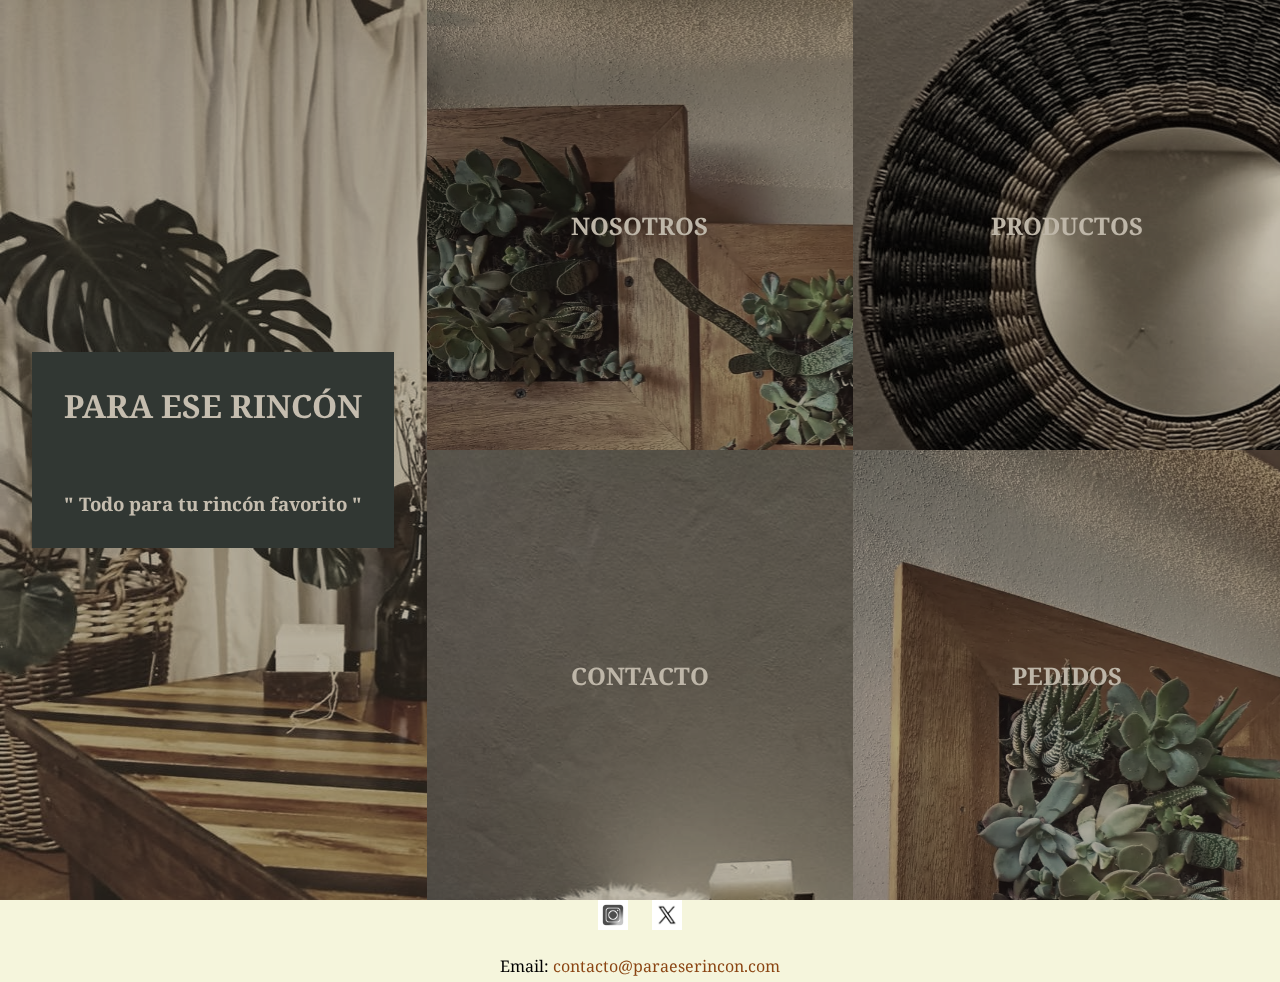
<file: index.html>
<!DOCTYPE html>
<html lang="en">
<head>
    <meta charset="UTF-8">
    <meta name="viewport" content="width=device-width, initial-scale=1.0">
    <title>paraeserincon</title>
    <link rel="stylesheet" href="../css/main.css">
</head>
<body class="body">

    <main>
        <div class="contenedorinicio">
       
            <div class="hijo1 p1"><h1 class="titulo1">PARA ESE RINCÓN</h1>
                <h3 class="titulo1">" Todo para tu rincón favorito "</h3></div>
            <div class="hijo1 foto1"><a class="linksinicio" href="./páginas/nosotros.html"><h2>NOSOTROS</h2></a></div>
            <div class="hijo1 foto2"><a class="linksinicio" href="./páginas/productos.html"><h2>PRODUCTOS</h2></a></div>
            <div class="hijo1 foto3"><a class="linksinicio" href="./páginas/contacto.html"><h2>CONTACTO</h2></a></div>
            <div class="hijo1 foto4"><a class="linksinicio" href="./páginas/formularios.html"><h2>PEDIDOS</h2></a></div>
            
         </div>   
     

    </main>
    
    <footer>
        <div class="footer-container">
            <div class="social-media">
                </a>
                <a href="https://www.instagram.com/tuempresa" target="_blank">
                    <img src="./img/logoinstagram.png" alt="Instagram">
                </a>
                <a href="https://www.twitter.com/tuempresa" target="_blank">
                    <img src="./img/logotw.jpg" alt="Twitter">
                </a>
            </div>
            <div class="contact-info">
                <p>Email: <a href="mailto:contacto@paraeserincon.com">contacto@paraeserincon.com</a></p>
            </div>
        </div>
    </footer>
</body>

</html>
</file>
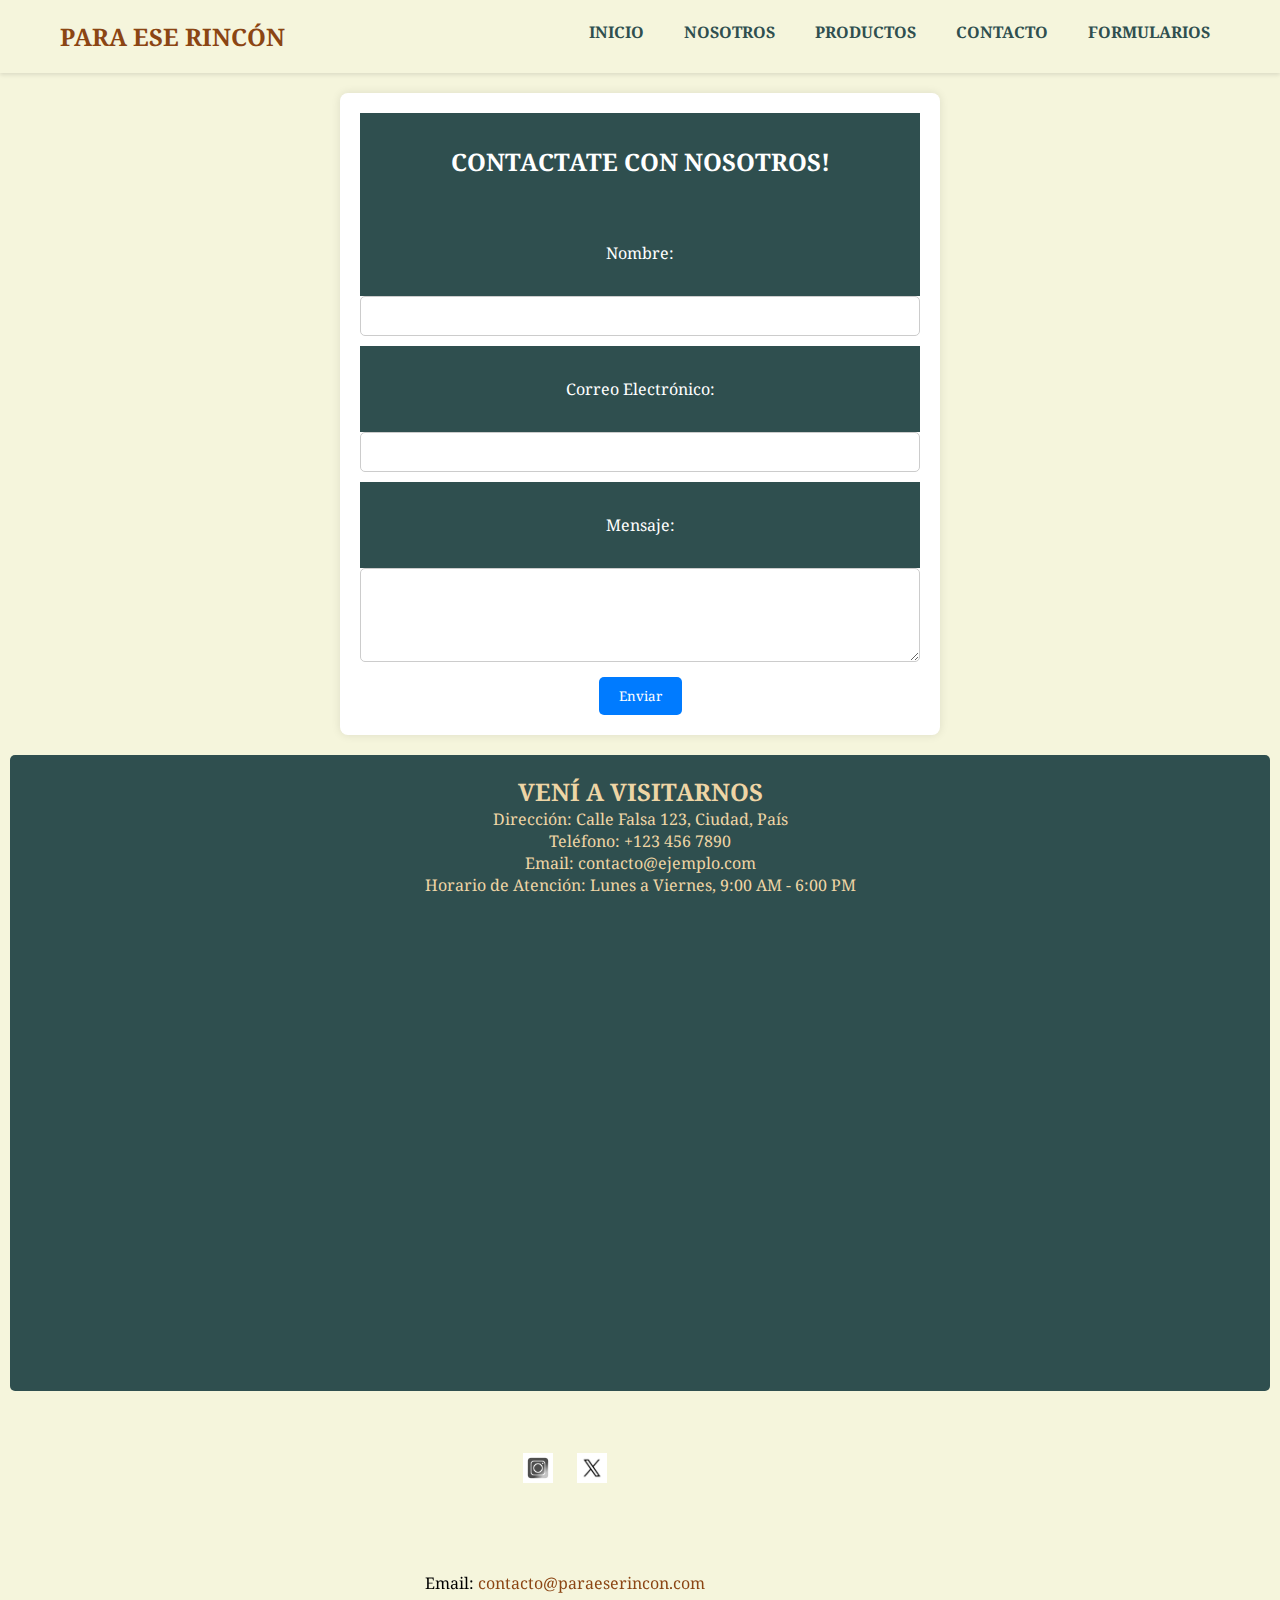
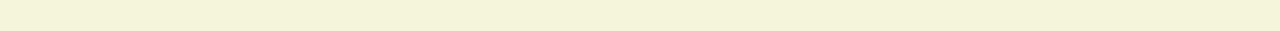
<file: paginas/contacto.html>
<!DOCTYPE html>
<html lang="en">
<head>
    <meta charset="UTF-8">
    <meta name="viewport" content="width=device-width, initial-scale=1.0">
    <link rel="stylesheet" href="../css/style.css">
    <title>paraeserincon - Contacto</title>
</head>
<body class="body">
    <header>    
        <div class="header-container">
            <h1 class="titulos">PARA ESE RINCÓN</h1>
            <nav class="nav">
                <ul class="menu">
                    <li class="menu-item"><a class="links" href="../index.html">INICIO</a></li>
                    <li class="menu-item"><a class="links" href="nosotros.html">NOSOTROS</a></li>
                    <li class="menu-item"><a class="links" href="productos.html">PRODUCTOS</a></li>
                    <li class="menu-item"><a class="links" href="contacto.html">CONTACTO</a></li>
                    <li class="menu-item"><a class="links" href="formularios.html">FORMULARIOS</a></li>
                </ul>
            </nav>
        </div>
    </header>
    <main class="flex-conteiner">
        <div class="containercontacto flex-item">
            <h2 class="titulo1">CONTACTATE CON NOSOTROS!</h2>
            <form>
                <label class="titulo1" for="name">Nombre:</label>
                <input type="text" id="name" name="name" required>
    
                <label class="titulo1" for="email">Correo Electrónico:</label>
                <input type="email" id="email" name="email" required>
    
                <label class="titulo1" for="message">Mensaje:</label>
                <textarea id="message" name="message" rows="4" required></textarea>
    
                <input type="submit" value="Enviar">
            </form>
        </div>
        <div class="contact-info flex-item">
            <h2>VENÍ A VISITARNOS</h2>
            <p>Dirección: Calle Falsa 123, Ciudad, País</p>
            <p>Teléfono: +123 456 7890</p>
            <p>Email: contacto@ejemplo.com</p>
            <p>Horario de Atención: Lunes a Viernes, 9:00 AM - 6:00 PM</p>
            <div class="map">
              <iframe src="https://www.google.com/maps/embed?pb=!1m18!1m12!1m3!1d3162.947272653694!2d-122.08424968483152!3d37.42206597982502!2m3!1f0!2f0!3f0!3m2!1i1024!2i768!4f13.1!3m3!1m2!1s0x808fb5ba69e2b1fd%3A0x76f4c8ae06e1df74!2sGoogleplex!5e0!3m2!1sen!2sus!4v1592242258455!5m2!1sen!2sus" width="600" height="450" style="border:0;" allowfullscreen="" aria-hidden="false" tabindex="0"></iframe>
            </div>
          </div>
    </main>
    

        <footer>
        <div class="footer-container">
            <div class="social-media">
                </a>
                <a href="https://www.instagram.com/tuempresa" target="_blank">
                    <img src="../img/logoinstagram.png" alt="Instagram">
                </a>
                <a href="https://www.twitter.com/tuempresa" target="_blank">
                    <img src="../img/logotw.jpg" alt="Twitter">
                </a>
            </div>
            <div class="contact-info">
                <p>Email: <a href="mailto:contacto@paraeserincon.com">contacto@paraeserincon.com</a></p>
            </div>
        </div>
    </footer>

</body>
</html>
</file>
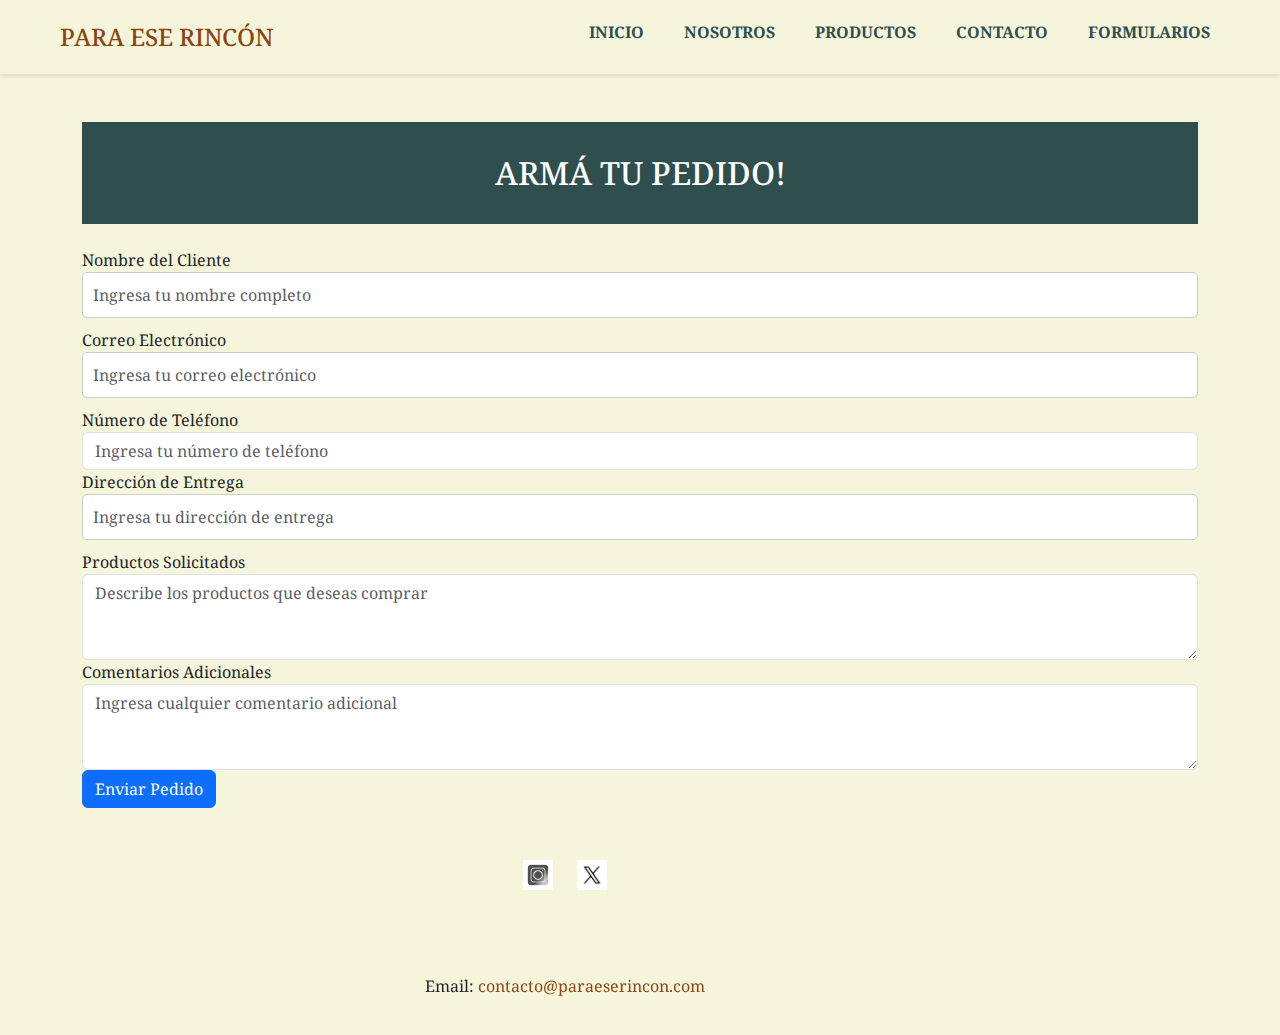
<file: paginas/formularios.html>
<html lang="en">
<head>
    <meta charset="UTF-8">
    <meta name="viewport" content="width=device-width, initial-scale=1.0">
    <title>paraeserincon - formularios</title>
    <link rel="stylesheet" href="../css/style.css">
    <link href="https://cdn.jsdelivr.net/npm/bootstrap@5.3.3/dist/css/bootstrap.min.css" rel="stylesheet" integrity="sha384-QWTKZyjpPEjISv5WaRU9OFeRpok6YctnYmDr5pNlyT2bRjXh0JMhjY6hW+ALEwIH" crossorigin="anonymous">
</head>
<body class="body">
    <header>
        <div class="header-container">
            <h1 class="titulos">PARA ESE RINCÓN</h1>
            <nav class="nav">
                <ul class="menu">
                    <li class="menu-item"><a class="links" href="../index.html">INICIO</a></li>
                    <li class="menu-item"><a class="links" href="nosotros.html">NOSOTROS</a></li>
                    <li class="menu-item"><a class="links" href="productos.html">PRODUCTOS</a></li>
                    <li class="menu-item"><a class="links" href="contacto.html">CONTACTO</a></li>
                    <li class="menu-item"><a class="links" href="formularios.html">FORMULARIOS</a></li>
                </ul>
            </nav>
        </div>
    </header>
    <div class="container mt-5">
        <h2 class="mb-4 titulo1">ARMÁ TU PEDIDO!</h2>
        <form>
            <div class="form-group">
                <label for="nombreCliente">Nombre del Cliente</label>
                <input type="text" class="form-control" id="nombreCliente" placeholder="Ingresa tu nombre completo" required>
            </div>
            <div class="form-group">
                <label for="emailCliente">Correo Electrónico</label>
                <input type="email" class="form-control" id="emailCliente" placeholder="Ingresa tu correo electrónico" required>
            </div>
            <div class="form-group">
                <label for="telefonoCliente">Número de Teléfono</label>
                <input type="tel" class="form-control" id="telefonoCliente" placeholder="Ingresa tu número de teléfono" required>
            </div>
            <div class="form-group">
                <label for="direccionEntrega">Dirección de Entrega</label>
                <input type="text" class="form-control" id="direccionEntrega" placeholder="Ingresa tu dirección de entrega" required>
            </div>
            <div class="form-group">
                <label for="productosSolicitados">Productos Solicitados</label>
                <textarea class="form-control" id="productosSolicitados" rows="3" placeholder="Describe los productos que deseas comprar" required></textarea>
            </div>
            <div class="form-group">
                <label for="comentariosAdicionales">Comentarios Adicionales</label>
                <textarea class="form-control" id="comentariosAdicionales" rows="3" placeholder="Ingresa cualquier comentario adicional"></textarea>
            </div>
            <button type="submit" class="btn btn-primary">Enviar Pedido</button>
        </form>
    </div>
    <script src="https://code.jquery.com/jquery-3.5.1.slim.min.js"></script>
    <script src="https://cdn.jsdelivr.net/npm/@popperjs/core@2.5.4/dist/umd/popper.min.js"></script>
    <script src="https://stackpath.bootstrapcdn.com/bootstrap/4.5.2/js/bootstrap.min.js"></script>
    <footer>
        <div class="footer-container">
            <div class="social-media">
                <a href="https://www.instagram.com/tuempresa" target="_blank">
                    <img src="../img/logoinstagram.png" alt="Instagram">
                </a>
                <a href="https://www.twitter.com/tuempresa" target="_blank">
                    <img src="../img/logotw.jpg" alt="Twitter">
                </a>
            </div>
            <div class="contact-info">
                <p>Email: <a href="mailto:contacto@paraeserincon.com">contacto@paraeserincon.com</a></p>
            </div>
        </div>
    </footer>
</body>
</html>
</file>
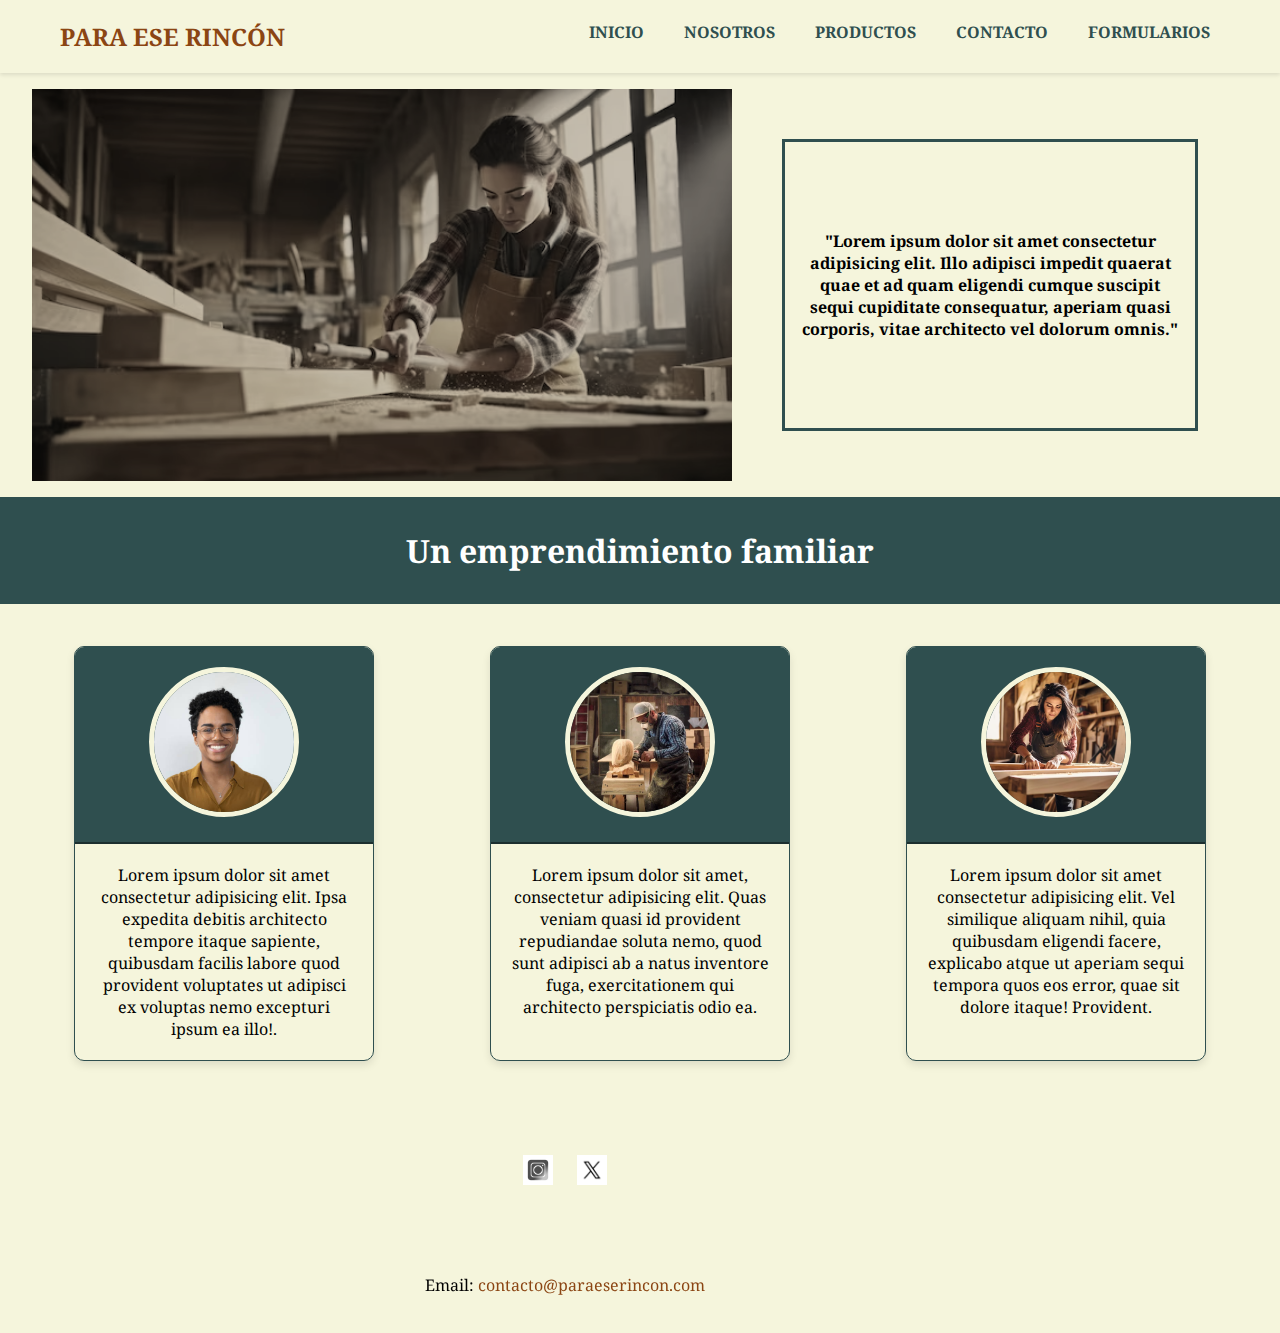
<file: paginas/nosotros.html>
<!DOCTYPE html>
<html lang="en">
<head>
    <meta charset="UTF-8">
    <meta name="viewport" content="width=device-width, initial-scale=1.0">
    <title>paraeserincon - nosotros</title>
    <link rel="stylesheet" href="../css/style.css">

</head>
<body class="body">
    <header>    
        <div class="header-container">
            <h1 class="titulos">PARA ESE RINCÓN</h1>
            <nav class="nav">
                <ul class="menu">
                    <li class="menu-item"><a class="links" href="../index.html">INICIO</a></li>
                    <li class="menu-item"><a class="links" href="nosotros.html">NOSOTROS</a></li>
                    <li class="menu-item"><a class="links" href="productos.html">PRODUCTOS</a></li>
                    <li class="menu-item"><a class="links" href="contacto.html">CONTACTO</a></li>
                    <li class="menu-item"><a class="links" href="formularios.html">FORMULARIOS</a></li>
                </ul>
            </nav>
        </div>
    </header>    
    <div class= "contenedornos">

        <div class="hijo2 fotocarpintera"><img src="../img/carpintera.avif" alt="Foto Carpintera 1"></div>
        <div class="hijo2 p2"> <h4>"Lorem ipsum dolor sit amet consectetur adipisicing elit. Illo adipisci impedit quaerat quae et ad quam eligendi cumque suscipit sequi cupiditate consequatur, aperiam quasi corporis, vitae architecto vel dolorum omnis."</h4></div>
    </div>
    <div><h1 class="titulo1">Un emprendimiento familiar</h1></div>
    
    <div class="card-container">
        <div class="card">
          <div class="card-image">
            <img src="../img/foto emprendedora.jpg" alt="Imagen">
          </div>
          <div class="card-text">
            <p>Lorem ipsum dolor sit amet consectetur adipisicing elit. Ipsa expedita debitis architecto tempore itaque sapiente, quibusdam facilis labore quod provident voluptates ut adipisci ex voluptas nemo excepturi ipsum ea illo!.</p>
          </div>
        </div>
        <div class="card">
            <div class="card-image">
              <img src="../img/fotocarpintero.jpg" alt="Imagen">
            </div>
            <div class="card-text">
              <p>Lorem ipsum dolor sit amet, consectetur adipisicing elit. Quas veniam quasi id provident repudiandae soluta nemo, quod sunt adipisci ab a natus inventore fuga, exercitationem qui architecto perspiciatis odio ea.</p>
            </div>
          </div>
          <div class="card">
            <div class="card-image">
              <img src="../img/carpimorocha.avif" alt="Imagen">
            </div>
            <div class="card-text">
              <p>Lorem ipsum dolor sit amet consectetur adipisicing elit. Vel similique aliquam nihil, quia quibusdam eligendi facere, explicabo atque ut aperiam sequi tempora quos eos error, quae sit dolore itaque! Provident.</p>
            </div>
          </div>
      </div>
        <footer>
            <div class="footer-container">
                <div class="social-media">
                    </a>
                    <a href="https://www.instagram.com/tuempresa" target="_blank">
                        <img src="../img/logoinstagram.png" alt="Instagram">
                    </a>
                    <a href="https://www.twitter.com/tuempresa" target="_blank">
                        <img src="../img/logotw.jpg" alt="Twitter">
                    </a>
                </div>
                <div class="contact-info">
                    <p>Email: <a href="mailto:contacto@paraeserincon.com">contacto@paraeserincon.com</a></p>
                </div>
            </div>
        </footer>    

</body>
</html>
</file>
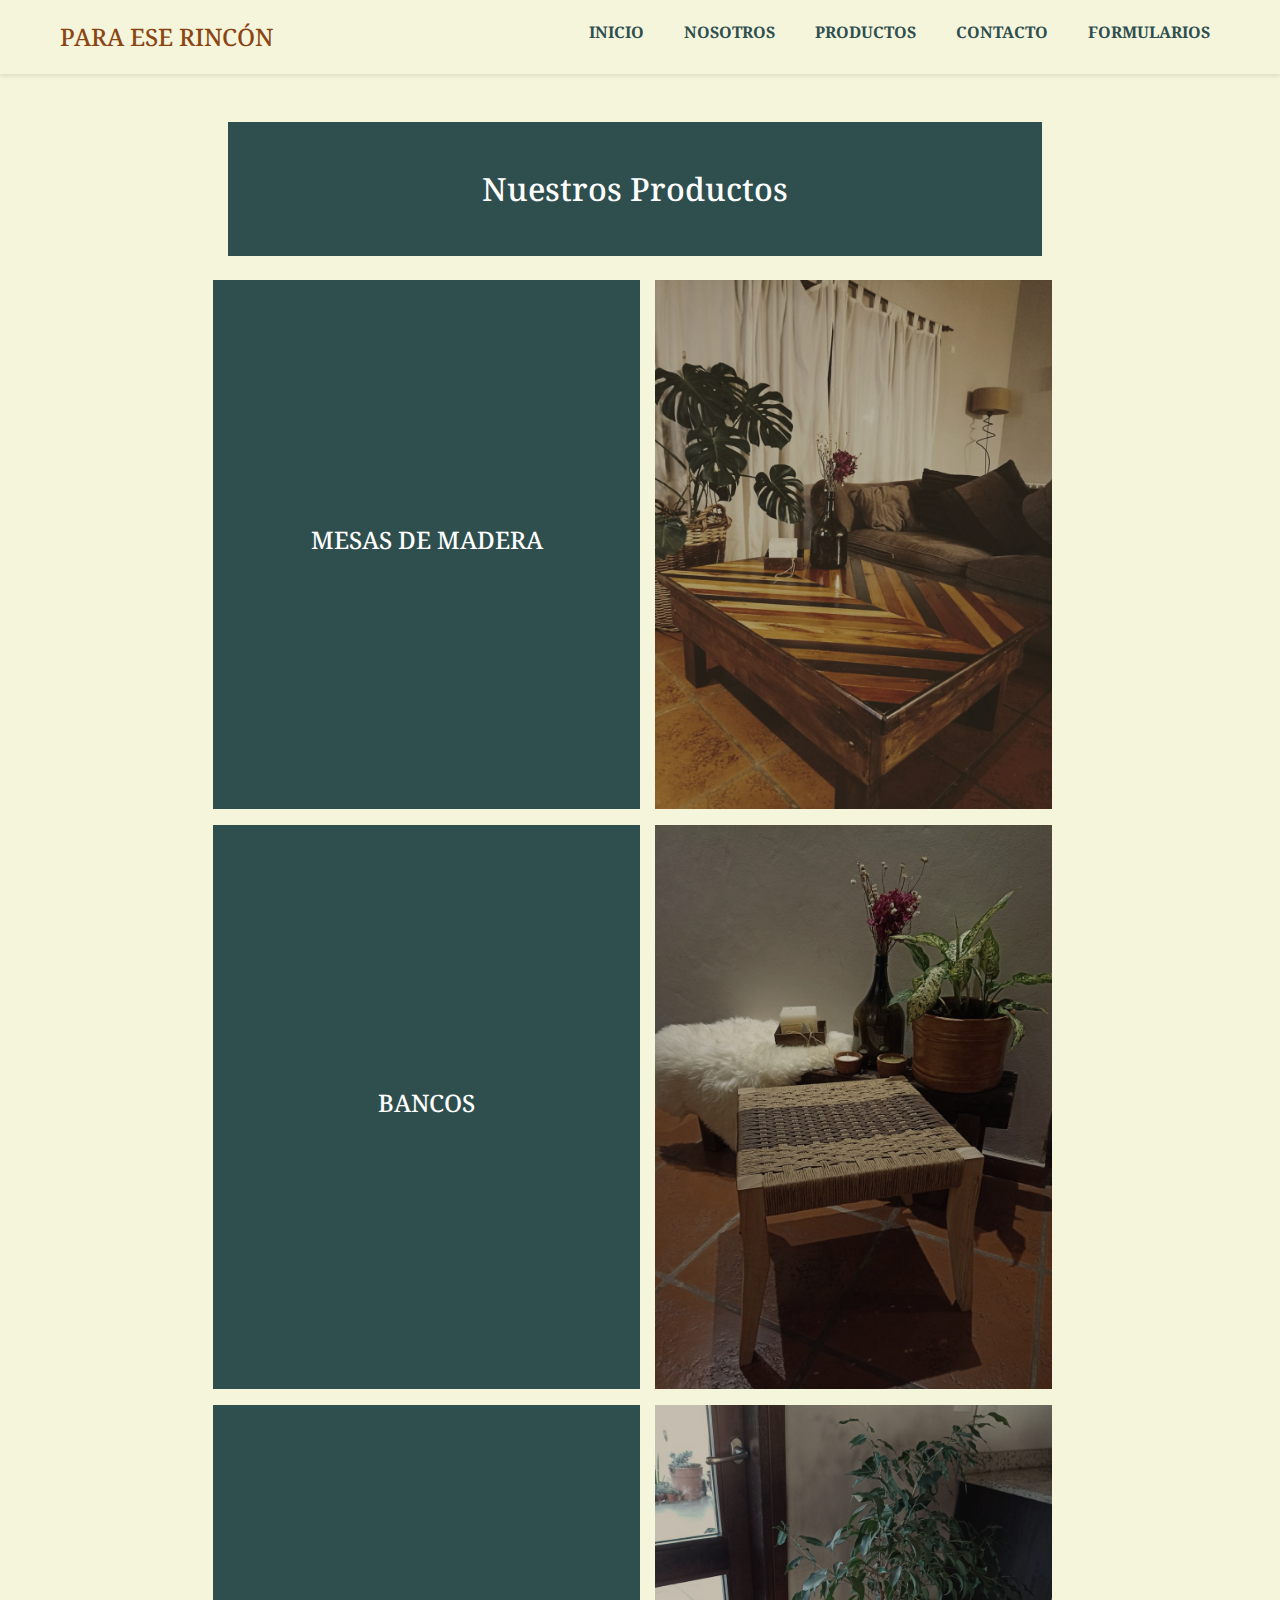
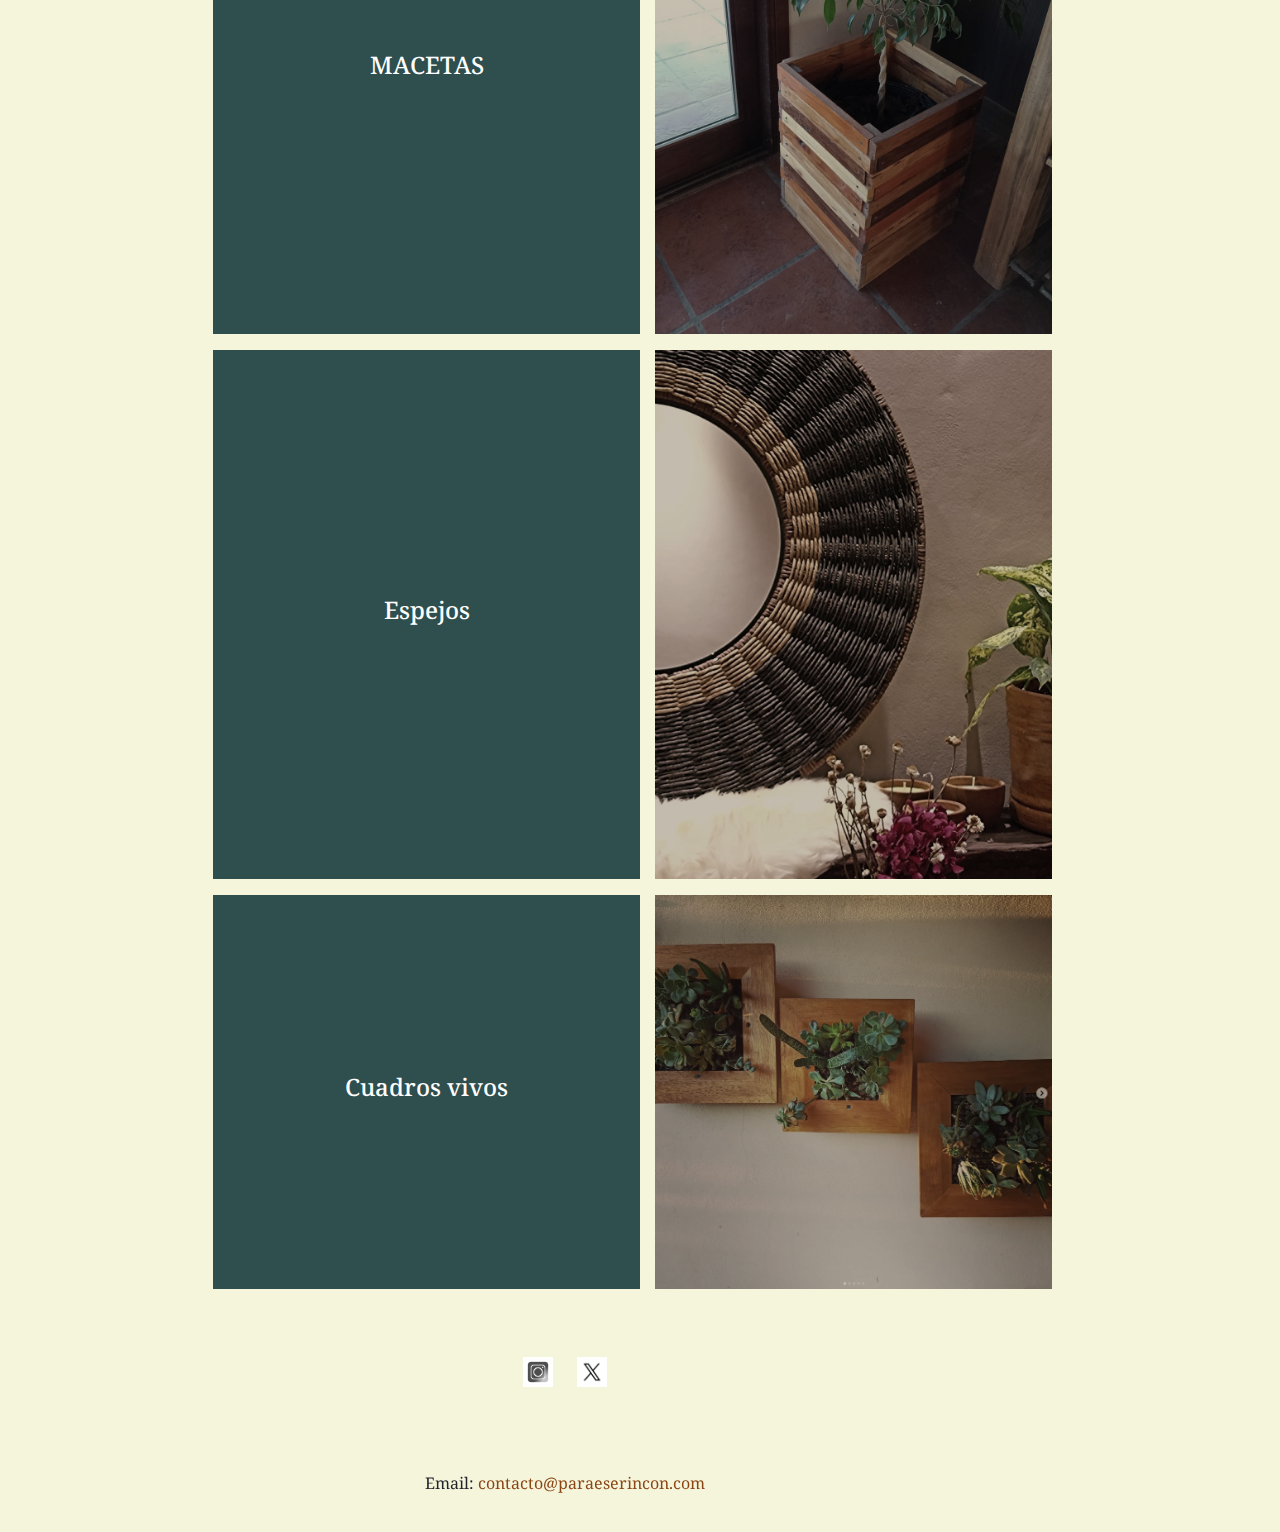
<file: paginas/productos.html>
<!DOCTYPE html>
<html lang="en">
<head>
    <meta charset="UTF-8">
    <meta name="viewport" content="width=device-width, initial-scale=1.0">
    <title>paraeserincon - productos</title>
    <link rel="stylesheet" href="../css/style.css">
    <link href="https://stackpath.bootstrapcdn.com/bootstrap/4.5.2/css/bootstrap.min.css" rel="stylesheet">


</head>
<body class="body">
    <header>    
        <div class="header-container">
            <h1 class="titulos">PARA ESE RINCÓN</h1>
            <nav class="nav">
                <ul class="menu">
                    <li class="menu-item"><a class="links" href="../index.html">INICIO</a></li>
                    <li class="menu-item"><a class="links" href="nosotros.html">NOSOTROS</a></li>
                    <li class="menu-item"><a class="links" href="productos.html">PRODUCTOS</a></li>
                    <li class="menu-item"><a class="links" href="contacto.html">CONTACTO</a></li>
                    <li class="menu-item"><a class="links" href="formularios.html">FORMULARIOS</a></li>
                </ul>
            </nav>
        </div>
       
    </header>
    <main>
        <div class="container mt-5 col-md-8">
            <h2 class="mb-4 titulop">Nuestros Productos</h2>
            <div class="row mb-3">
                <div class="col-md-6 titulo1">
                  <h4>MESAS DE MADERA</h4>
                </div>
                <div class="col-md-6  fotosp">
                  <img src="../img/fotomesa.jpg" class="img-fluid" alt="Mesa de Madera">
                </div>
              </div>
              <div class="row mb-3">
                <div class="col-md-6 titulo1">
                  <h4>BANCOS</h4>
                </div>
                <div class="col-md-6 fotosp">
                  <img src="../img/banquito.jpg" class="img-fluid" alt="banco">
                </div>
              </div>
              <div class="row mb-3">
                <div class="col-md-6 titulo1">
                  <h4>MACETAS</h4>
                </div>
                <div class="col-md-6 fotosp">
                  <img src="../img/MACETA.jpg" class="img-fluid" alt="MACETA">
                </div>
              </div>
              <div class="row mb-3">
                <div class="col-md-6 titulo1">
                  <h4>Espejos</h4>
                </div>
                <div class="col-md-6 fotosp">
                  <img src="../img/fotoespejo.jpg" class="img-fluid" alt="espejo">
                </div>
              </div>
              <div class="row mb-3">
                <div class="col-md-6 titulo1">
                  <h4>Cuadros vivos</h4>
                </div>
                <div class="col-md-6 fotosp">
                  <img src="../img/foto1.png" class="img-fluid" alt="cuadros">
                </div>
              </div>
            </div>
          </div>
          <script src="https://code.jquery.com/jquery-3.5.1.slim.min.js"></script>
          <script src="https://cdn.jsdelivr.net/npm/@popperjs/core@2.5.4/dist/umd/popper.min.js"></script>
          <script src="https://stackpath.bootstrapcdn.com/bootstrap/4.5.2/js/bootstrap.min.js"></script>
        
    </main>
    <footer>
        <div class="footer-container">
            <div class="social-media">
                </a>
                <a href="https://www.instagram.com/paraeserincon.deco" target="_blank">
                    <img src="../img/logoinstagram.png" alt="Instagram">
                </a>
                <a href="https://www.twitter.com/tuempresa" target="_blank">
                    <img src="../img/logotw.jpg" alt="Twitter">
                </a>
            </div>
            <div class="contact-info">
                <p>Email: <a href="mailto:contacto@paraeserincon.com">contacto@paraeserincon.com</a></p>
            </div>
        </div>
    </footer>        
</body>
</html>
</file>
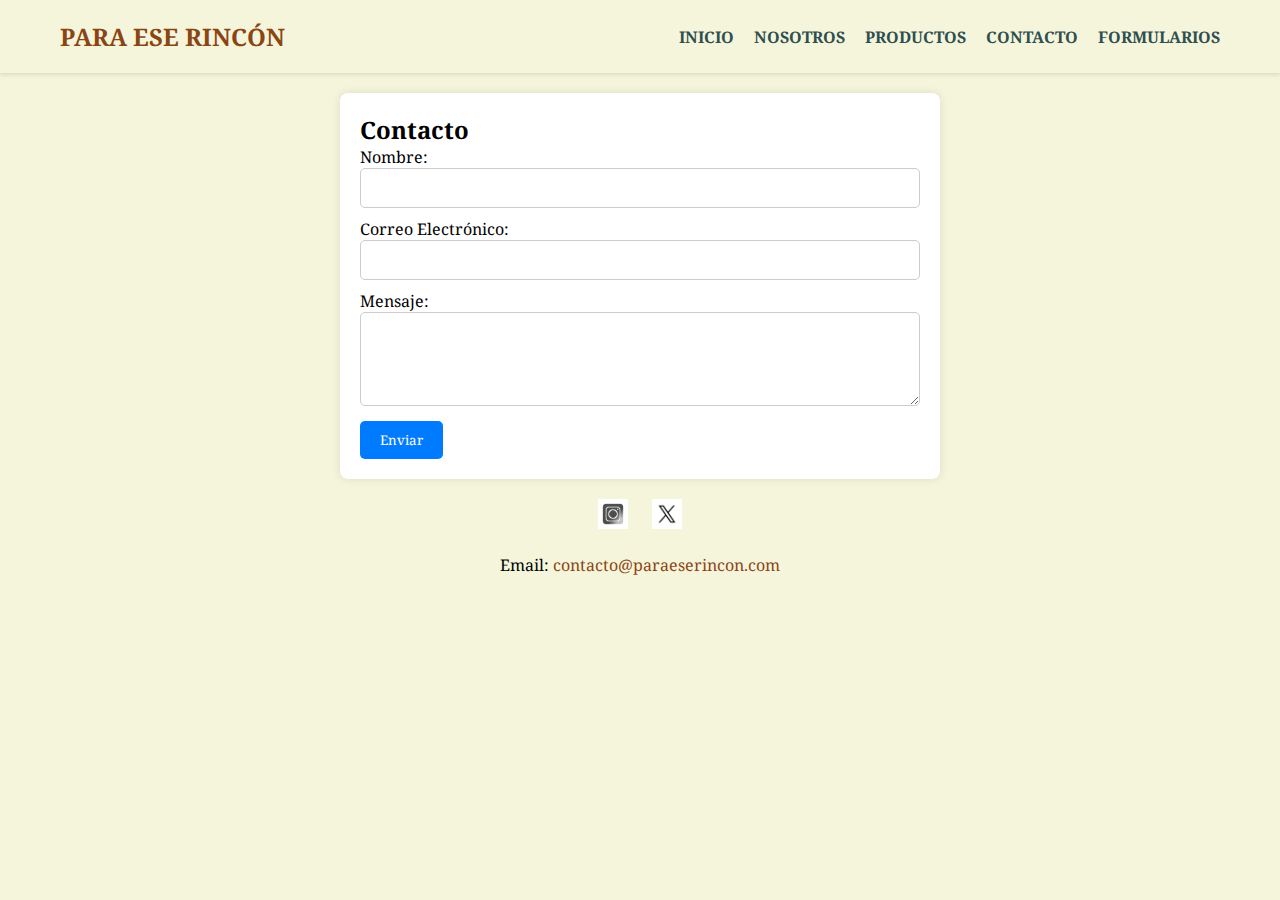
<file: páginas/contacto.html>
<!DOCTYPE html>
<html lang="en">
<head>
    <meta charset="UTF-8">
    <meta name="viewport" content="width=device-width, initial-scale=1.0">
    <link rel="stylesheet" href="../css/main.css">
    <title>Document</title>
</head>
<body class="body">
    <header>    
        <div class="header-container">
            <h1 class="titulos">PARA ESE RINCÓN</h1>
            <nav class="nav">
                <ul class="menu">
                    <li class="menu-item"><a class="links" href="../index.html">INICIO</a></li>
                    <li class="menu-item"><a class="links" href="nosotros.html">NOSOTROS</a></li>
                    <li class="menu-item"><a class="links" href="productos.html">PRODUCTOS</a></li>
                    <li class="menu-item"><a class="links" href="contacto.html">CONTACTO</a></li>
                    <li class="menu-item"><a class="links" href="formularios.html">FORMULARIOS</a></li>
                </ul>
            </nav>
        </div>
    </header>
    <div class="containercontacto">
        <h2>Contacto</h2>
        <form>
            <label for="name">Nombre:</label>
            <input type="text" id="name" name="name" required>

            <label for="email">Correo Electrónico:</label>
            <input type="email" id="email" name="email" required>

            <label for="message">Mensaje:</label>
            <textarea id="message" name="message" rows="4" required></textarea>

            <input type="submit" value="Enviar">
        </form>
    </div>

        <footer>
        <div class="footer-container">
            <div class="social-media">
                </a>
                <a href="https://www.instagram.com/tuempresa" target="_blank">
                    <img src="../img/logoinstagram.png" alt="Instagram">
                </a>
                <a href="https://www.twitter.com/tuempresa" target="_blank">
                    <img src="../img/logotw.jpg" alt="Twitter">
                </a>
            </div>
            <div class="contact-info">
                <p>Email: <a href="mailto:contacto@paraeserincon.com">contacto@paraeserincon.com</a></p>
            </div>
        </div>
    </footer>

</body>
</html>
</file>
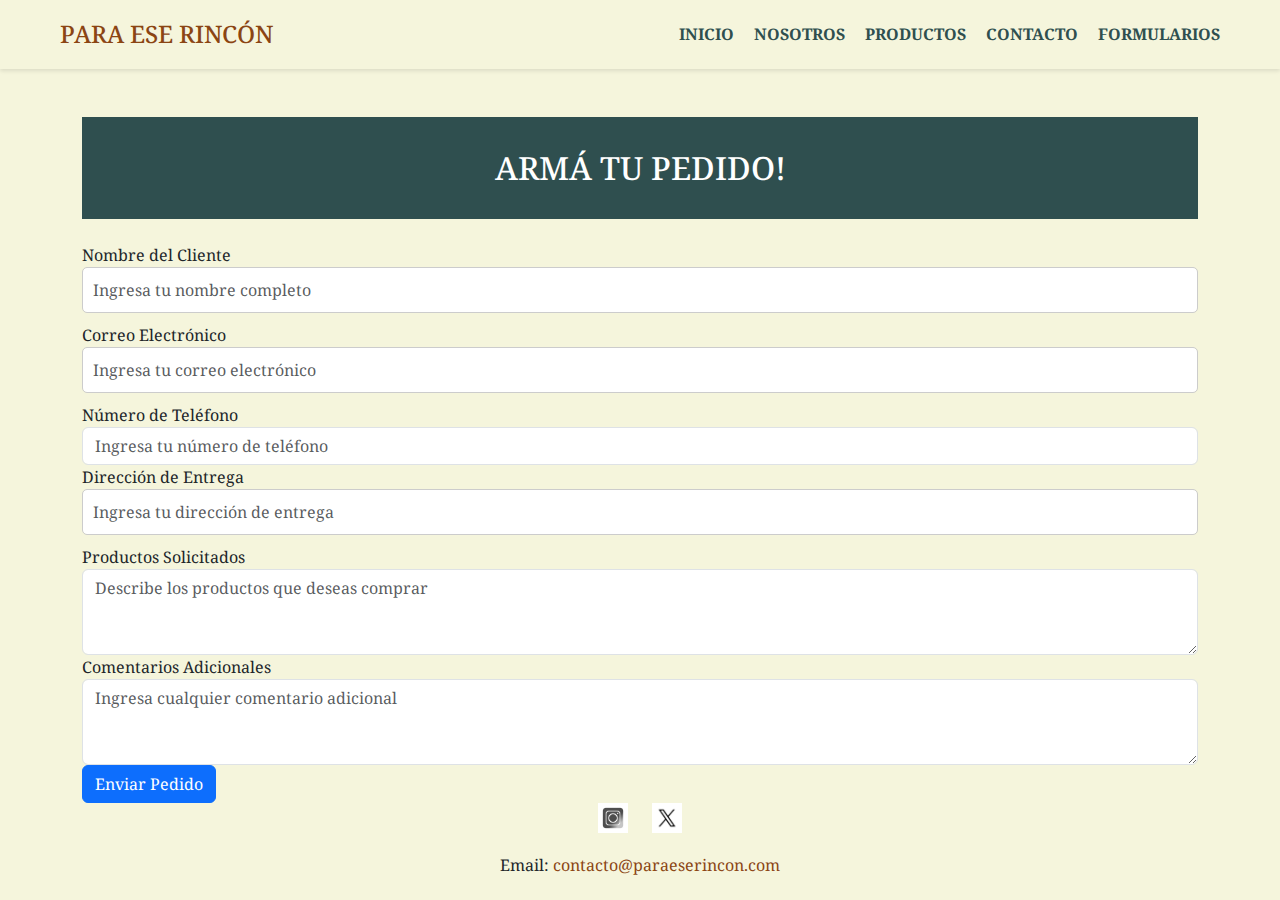
<file: páginas/formularios.html>
<!DOCTYPE html>
<html lang="en">
<head>
    <meta charset="UTF-8">
    <meta name="viewport" content="width=device-width, initial-scale=1.0">
    <title>Document</title>
    <link rel="stylesheet" href="../css/main.css">
    <link href="https://cdn.jsdelivr.net/npm/bootstrap@5.3.3/dist/css/bootstrap.min.css" rel="stylesheet" integrity="sha384-QWTKZyjpPEjISv5WaRU9OFeRpok6YctnYmDr5pNlyT2bRjXh0JMhjY6hW+ALEwIH" crossorigin="anonymous">
</head>
<body class="body">
    <header>    
        <div class="header-container">
            <h1 class="titulos">PARA ESE RINCÓN</h1>
            <nav class="nav">
                <ul class="menu">
                    <li class="menu-item"><a class="links" href="../index.html">INICIO</a></li>
                    <li class="menu-item"><a class="links" href="nosotros.html">NOSOTROS</a></li>
                    <li class="menu-item"><a class="links" href="productos.html">PRODUCTOS</a></li>
                    <li class="menu-item"><a class="links" href="contacto.html">CONTACTO</a></li>
                    <li class="menu-item"><a class="links" href="formularios.html">FORMULARIOS</a></li>
                </ul>
            </nav>
        </div>
    </header>     
    <div class="container mt-5">
        <h2 class="mb-4 titulo1">ARMÁ TU PEDIDO!</h2>
        <form>
          <div class="form-group">
            <label for="nombreCliente">Nombre del Cliente</label>
            <input type="text" class="form-control" id="nombreCliente" placeholder="Ingresa tu nombre completo" required>
          </div>
          <div class="form-group">
            <label for="emailCliente">Correo Electrónico</label>
            <input type="email" class="form-control" id="emailCliente" placeholder="Ingresa tu correo electrónico" required>
          </div>
          <div class="form-group">
            <label for="telefonoCliente">Número de Teléfono</label>
            <input type="tel" class="form-control" id="telefonoCliente" placeholder="Ingresa tu número de teléfono" required>
          </div>
          <div class="form-group">
            <label for="direccionEntrega">Dirección de Entrega</label>
            <input type="text" class="form-control" id="direccionEntrega" placeholder="Ingresa tu dirección de entrega" required>
          </div>
          <div class="form-group">
            <label for="productosSolicitados">Productos Solicitados</label>
            <textarea class="form-control" id="productosSolicitados" rows="3" placeholder="Describe los productos que deseas comprar" required></textarea>
          </div>
          <div class="form-group">
            <label for="comentariosAdicionales">Comentarios Adicionales</label>
            <textarea class="form-control" id="comentariosAdicionales" rows="3" placeholder="Ingresa cualquier comentario adicional"></textarea>
          </div>
          <button type="submit" class="btn btn-primary">Enviar Pedido</button>
        </form>
      </div>
      <script src="https://code.jquery.com/jquery-3.5.1.slim.min.js"></script>
      <script src="https://cdn.jsdelivr.net/npm/@popperjs/core@2.5.4/dist/umd/popper.min.js"></script>
      <script src="https://stackpath.bootstrapcdn.com/bootstrap/4.5.2/js/bootstrap.min.js"></script>
   
    <footer>
        <div class="footer-container">
            <div class="social-media">
                </a>
                <a href="https://www.instagram.com/tuempresa" target="_blank">
                    <img src="../img/logoinstagram.png" alt="Instagram">
                </a>
                <a href="https://www.twitter.com/tuempresa" target="_blank">
                    <img src="../img/logotw.jpg" alt="Twitter">
                </a>
            </div>
            <div class="contact-info">
                <p>Email: <a href="mailto:contacto@paraeserincon.com">contacto@paraeserincon.com</a></p>
            </div>
        </div>
    </footer>
</body>
</html>
</file>
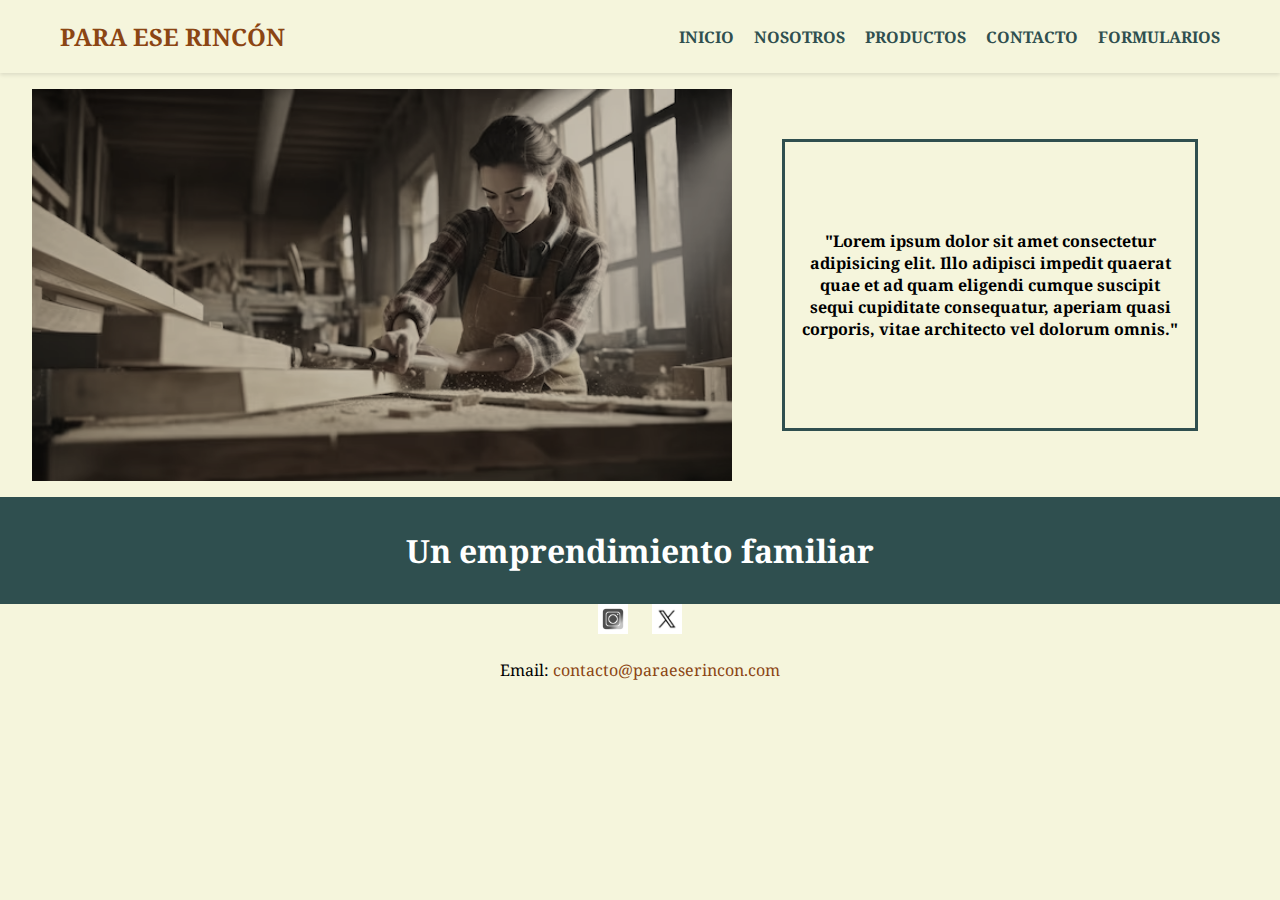
<file: páginas/nosotros.html>
<!DOCTYPE html>
<html lang="en">
<head>
    <meta charset="UTF-8">
    <meta name="viewport" content="width=device-width, initial-scale=1.0">
    <title>Document</title>
    <link rel="stylesheet" href="../css/main.css">

</head>
<body class="body">
    <header>    
        <div class="header-container">
            <h1 class="titulos">PARA ESE RINCÓN</h1>
            <nav class="nav">
                <ul class="menu">
                    <li class="menu-item"><a class="links" href="../index.html">INICIO</a></li>
                    <li class="menu-item"><a class="links" href="nosotros.html">NOSOTROS</a></li>
                    <li class="menu-item"><a class="links" href="productos.html">PRODUCTOS</a></li>
                    <li class="menu-item"><a class="links" href="contacto.html">CONTACTO</a></li>
                    <li class="menu-item"><a class="links" href="formularios.html">FORMULARIOS</a></li>
                </ul>
            </nav>
        </div>
    </header>    
    <div class= "contenedornos">

        <div class="hijo2 fotocarpintera"><img src="../img/carpintera.avif" alt="Foto Carpintera 1"></div>
        <div class="hijo2 p2"> <h4>"Lorem ipsum dolor sit amet consectetur adipisicing elit. Illo adipisci impedit quaerat quae et ad quam eligendi cumque suscipit sequi cupiditate consequatur, aperiam quasi corporis, vitae architecto vel dolorum omnis."</h4></div>
    </div>
    <div><h1 class="titulo1">Un emprendimiento familiar</h1></div>
        <footer>
            <div class="footer-container">
                <div class="social-media">
                    </a>
                    <a href="https://www.instagram.com/tuempresa" target="_blank">
                        <img src="../img/logoinstagram.png" alt="Instagram">
                    </a>
                    <a href="https://www.twitter.com/tuempresa" target="_blank">
                        <img src="../img/logotw.jpg" alt="Twitter">
                    </a>
                </div>
                <div class="contact-info">
                    <p>Email: <a href="mailto:contacto@paraeserincon.com">contacto@paraeserincon.com</a></p>
                </div>
            </div>
        </footer>    

</body>
</html>
</file>
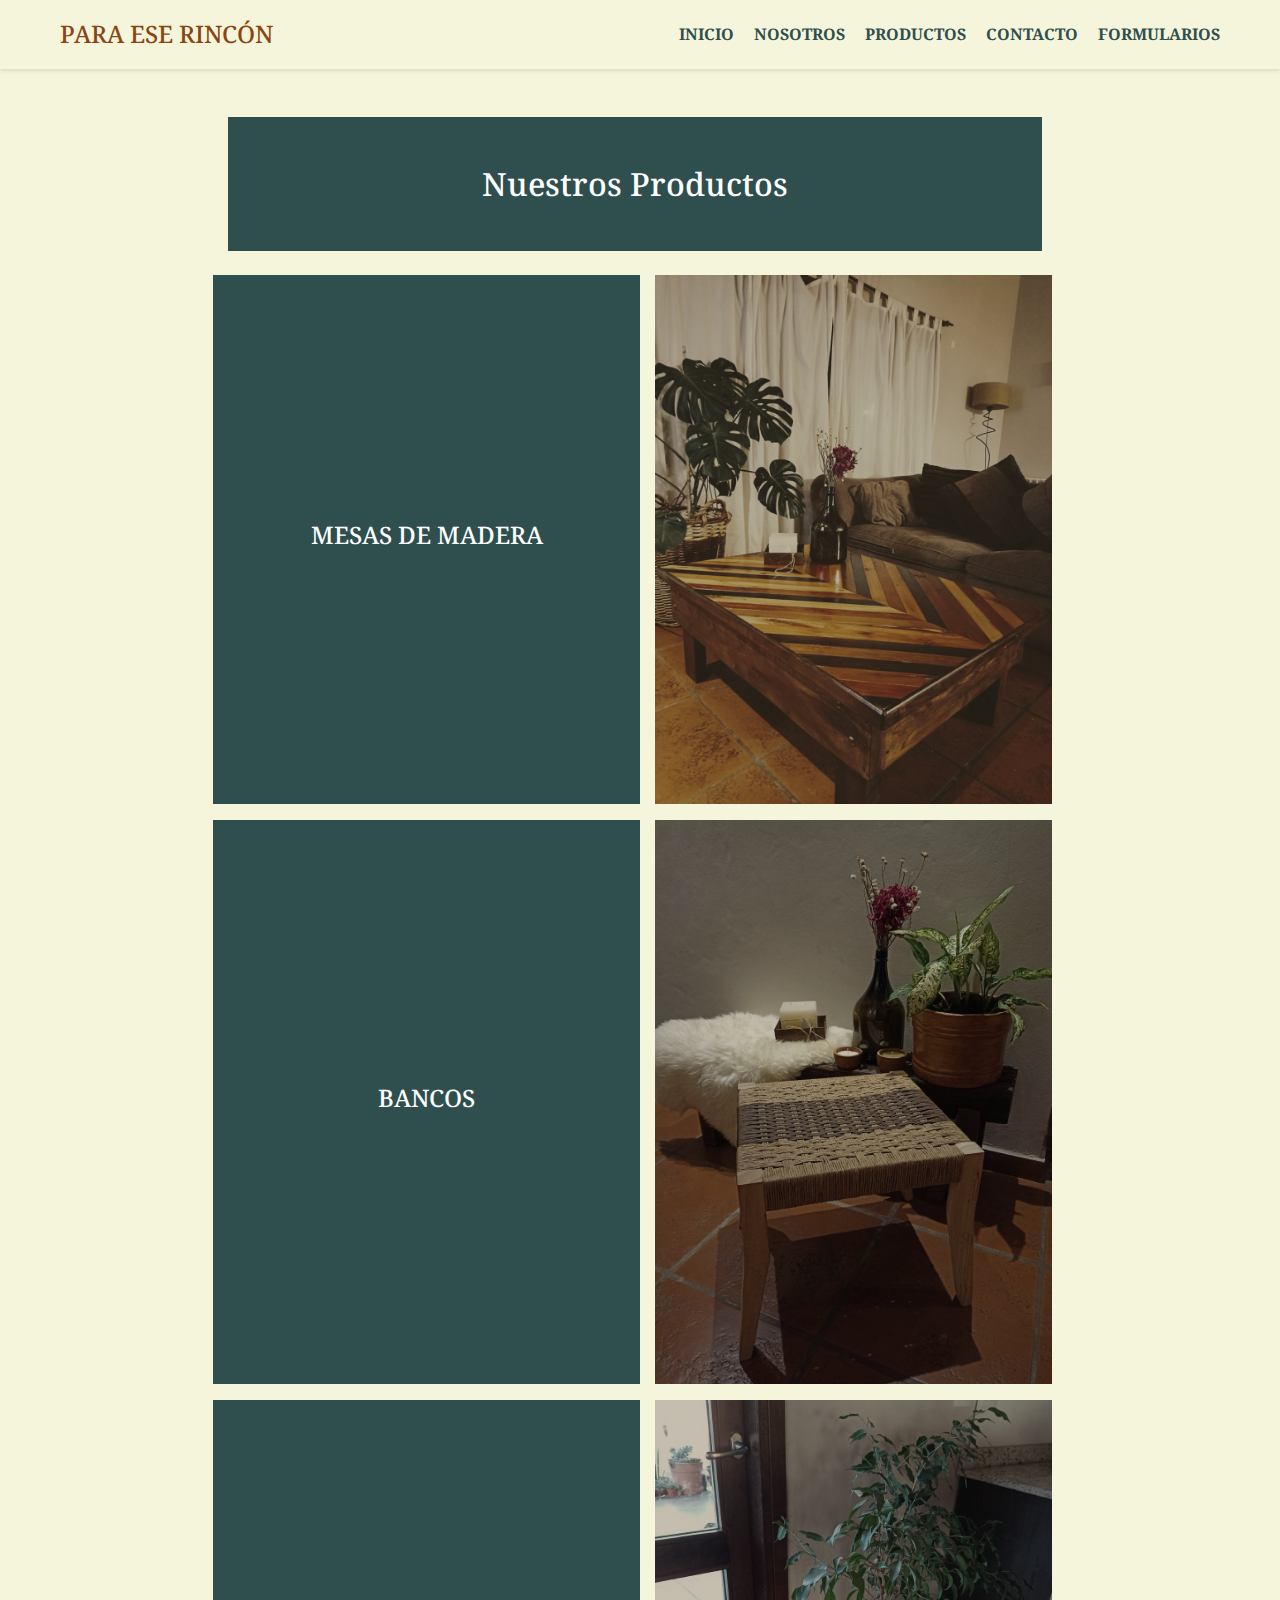
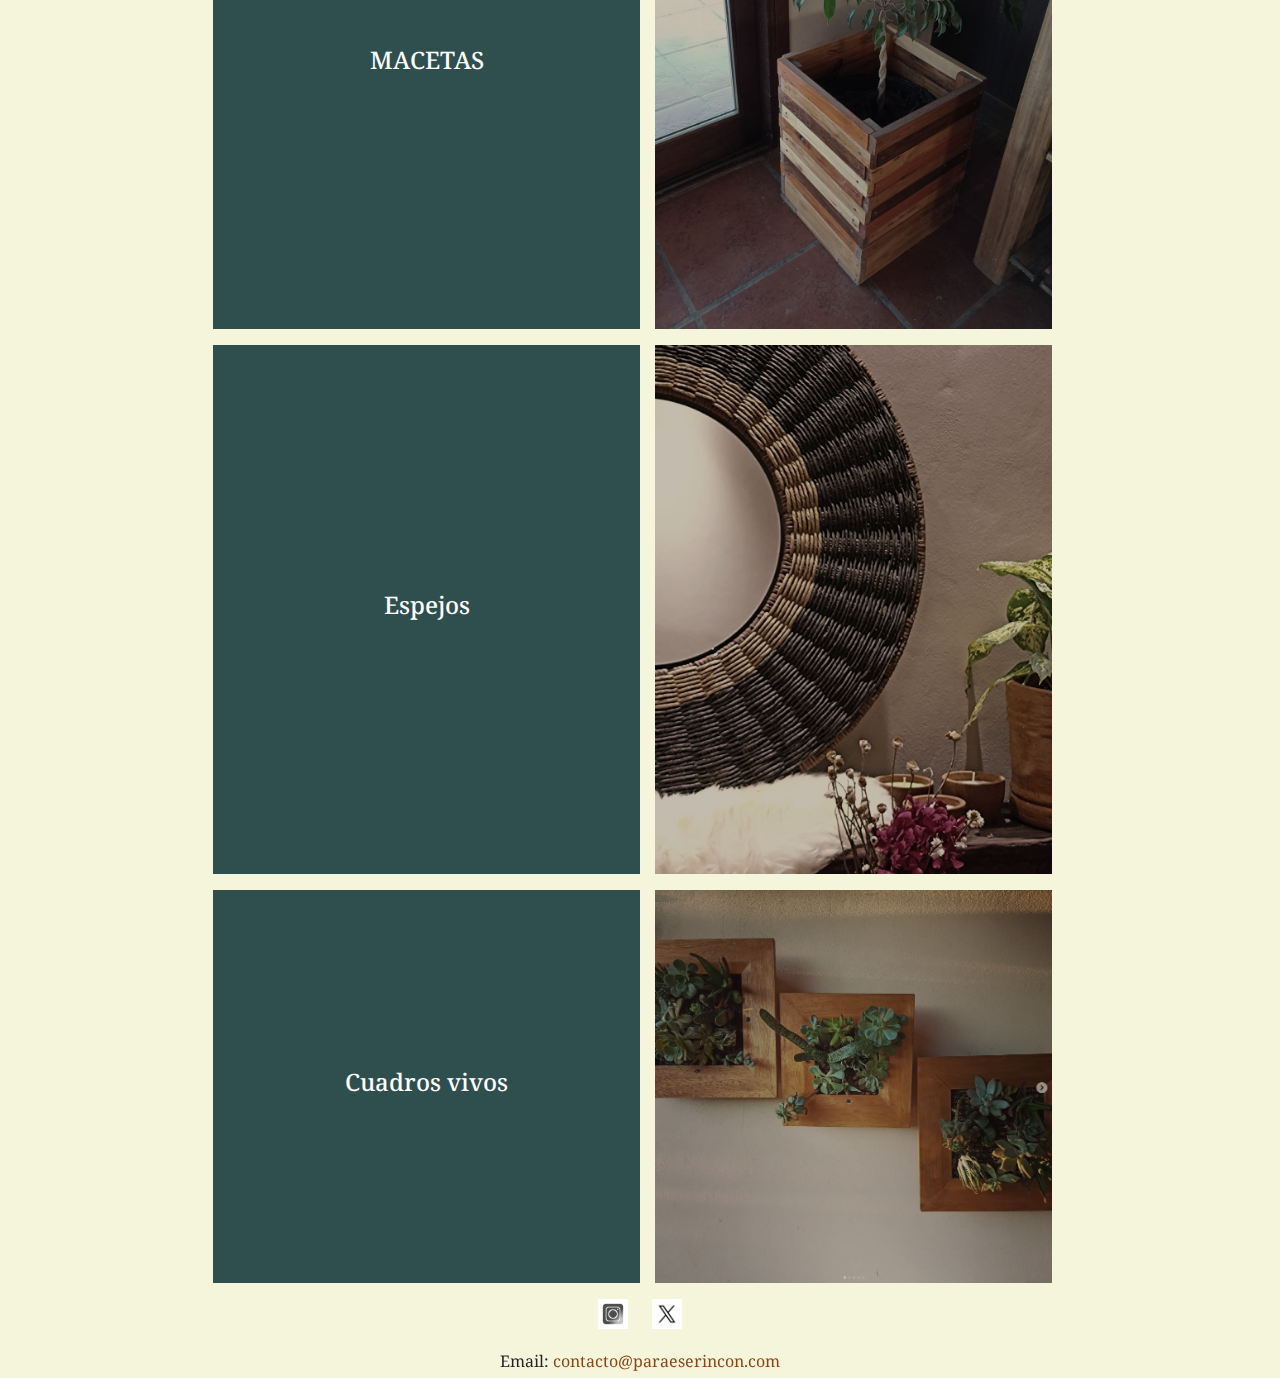
<file: páginas/productos.html>
<!DOCTYPE html>
<html lang="en">
<head>
    <meta charset="UTF-8">
    <meta name="viewport" content="width=device-width, initial-scale=1.0">
    <title>Document</title>
    <link rel="stylesheet" href="../css/main.css">
    <link href="https://stackpath.bootstrapcdn.com/bootstrap/4.5.2/css/bootstrap.min.css" rel="stylesheet">


</head>
<body class="body">
    <header>    
        <div class="header-container">
            <h1 class="titulos">PARA ESE RINCÓN</h1>
            <nav class="nav">
                <ul class="menu">
                    <li class="menu-item"><a class="links" href="../index.html">INICIO</a></li>
                    <li class="menu-item"><a class="links" href="nosotros.html">NOSOTROS</a></li>
                    <li class="menu-item"><a class="links" href="productos.html">PRODUCTOS</a></li>
                    <li class="menu-item"><a class="links" href="contacto.html">CONTACTO</a></li>
                    <li class="menu-item"><a class="links" href="formularios.html">FORMULARIOS</a></li>
                </ul>
            </nav>
        </div>
       
    </header>
    <main>
        <div class="container mt-5 col-md-8">
            <h2 class="mb-4 titulop">Nuestros Productos</h2>
            <div class="row mb-3">
                <div class="col-md-6 titulo1">
                  <h4>MESAS DE MADERA</h4>
                </div>
                <div class="col-md-6  fotosp">
                  <img src="../img/fotomesa.jpg" class="img-fluid" alt="Mesa de Madera">
                </div>
              </div>
              <div class="row mb-3">
                <div class="col-md-6 titulo1">
                  <h4>BANCOS</h4>
                </div>
                <div class="col-md-6 fotosp">
                  <img src="../img/banquito.jpg" class="img-fluid" alt="banco">
                </div>
              </div>
              <div class="row mb-3">
                <div class="col-md-6 titulo1">
                  <h4>MACETAS</h4>
                </div>
                <div class="col-md-6 fotosp">
                  <img src="../img/MACETA.jpg" class="img-fluid" alt="MACETA">
                </div>
              </div>
              <div class="row mb-3">
                <div class="col-md-6 titulo1">
                  <h4>Espejos</h4>
                </div>
                <div class="col-md-6 fotosp">
                  <img src="../img/fotoespejo.jpg" class="img-fluid" alt="espejo">
                </div>
              </div>
              <div class="row mb-3">
                <div class="col-md-6 titulo1">
                  <h4>Cuadros vivos</h4>
                </div>
                <div class="col-md-6 fotosp">
                  <img src="../img/foto1.png" class="img-fluid" alt="cuadros">
                </div>
              </div>
            </div>
          </div>
          <script src="https://code.jquery.com/jquery-3.5.1.slim.min.js"></script>
          <script src="https://cdn.jsdelivr.net/npm/@popperjs/core@2.5.4/dist/umd/popper.min.js"></script>
          <script src="https://stackpath.bootstrapcdn.com/bootstrap/4.5.2/js/bootstrap.min.js"></script>
        
    </main>
    <footer>
        <div class="footer-container">
            <div class="social-media">
                </a>
                <a href="https://www.instagram.com/paraeserincon.deco" target="_blank">
                    <img src="../img/logoinstagram.png" alt="Instagram">
                </a>
                <a href="https://www.twitter.com/tuempresa" target="_blank">
                    <img src="../img/logotw.jpg" alt="Twitter">
                </a>
            </div>
            <div class="contact-info">
                <p>Email: <a href="mailto:contacto@paraeserincon.com">contacto@paraeserincon.com</a></p>
            </div>
        </div>
    </footer>        
</body>
</html>
</file>
<file: css/main.css>
@font-face {
    font-family: "sport";
    src: url("../fuentes/sport.ttf");
}

*{
    margin: 0;
    padding: 0;
    box-sizing: border-box;
    font-family: "sport";
}

.body{
    background-color:#F5F5DC;

}
.pcentralnosotros{
    text-align: center;
    padding: 2rem;
}
.footer-container {
    max-width: 1200px;
    margin: 0 auto;
    display: flex;
    flex-direction: column;
    align-items: center;
    position: sticky;
    bottom: 0;
}

.social-media a {
    margin: 0 10px;
    display: inline-block;
}

.social-media img {
    width: 30px;
    height: 30px;
    filter: grayscale(100%); 
}


.contact-info {
    margin-top: 15px;
}

.contact-info p {
    margin: 5px 0;
}

.contact-info a {
    color: #8B4513; 
    text-decoration: none;
}

.contact-info a:hover {
    text-decoration: underline;
}
header {
    background-color: #F5F5DC; 
    padding: 20px 0;
    box-shadow: 0 2px 4px rgba(0, 0, 0, 0.1); 
}

.header-container {
    max-width: 1200px;
    margin: 0 auto;
    display: flex;
    justify-content: space-between;
    align-items: center;
    padding: 0 20px;
    flex-wrap: wrap ;
}

.titulos {
    font-size: 24px;
    color: #8B4513; 
    margin: 0;
}


.nav {
    display: flex;
}

.menu {
    list-style: none;
    display: flex;
    margin: 0;
    padding: 0;
    flex-wrap: wrap;
}

.menu-item {
    margin-left: 20px;
}

.links {
    text-decoration: none;
    color: #2F4F4F; 
    font-weight: bold;
    transition: color 0.3s;
}


@media (max-width: 768px) {
    .header-container {
        flex-direction: column;
        align-items: flex-start;
        padding: 10px;
    }

    .nav {
        width: 100%;
        display: flex;
        flex-direction: column;
        align-items: flex-start;
    }

    .menu {
        width: 100%;
        display: flex;
        flex-direction: column;
        align-items: flex-start;
        padding: 0;
        margin: 0;
    }

    .menu-item {
        width: 100%;
        text-align: left;
        margin: 5px 0;
    }

    .links {
        width: 100%;
        padding: 10px;
        text-decoration: none;
    }
}

.image-container {
    display: flex;
}

.full-width-image {
    width: 50%; 
    height: auto;
}
.img-container {
    display: flex;
    width: 100%;
}

.cuadrosimg {   
    width: 50%;
    height: 700px; 
}
.ol{
    text-align: center;
}
.li
{
    margin-bottom: 10px;
}
.containercontacto {
    max-width: 600px;
    margin: 20px auto;
    padding: 20px;
    background-color: #fff;
    border-radius: 8px;
    box-shadow: 0 0 10px rgba(0, 0, 0, 0.1);
}

input[type="text"],
input[type="email"],
textarea {
    width: 100%;
    padding: 10px;
    margin-bottom: 10px;
    border: 1px solid #ccc;
    border-radius: 5px;

}

input[type="submit"] {
    background-color: #007bff;
    color: #fff;
    border: none;
    padding: 10px 20px;
    border-radius: 5px;
    cursor: pointer;
}

.contenedorinicio{
    display: grid;
    height: 100vh;
    grid-template-columns: 1fr 1fr 1fr;
    grid-template-rows: 1fr 1fr ;
    grid-template-areas:   
    
                            "p1     foto1 foto2"
                            "p1     foto3 foto4"
                    
                    ;
}
@media (max-width: 768px) {
    .contenedorinicio {
        grid-template-columns: 1fr;
        grid-template-rows: repeat(5, 1fr);
        grid-template-areas: 
            "p1"
            "foto1"
            "foto2"
            "foto3"
            "foto4";
    }
}
.p1{
    grid-area: p1;
    background-color: #ceb687;
    padding: 1rem 1rem;
    background-image: url("../img/fotomesa.jpg");
    filter: brightness(0.7) grayscale(50%) sepia(30%);
    display: flex;
    flex-direction: column;

}
.foto1{
    grid-area: foto1;
    background-color: #eed5a5;
    background-image: url("../img/foto1.png");
    filter: brightness(0.7) grayscale(50%) sepia(30%);
    text-decoration: none;
    color: #2F4F4F; 
    font-weight: bold;
    transition: color 0.3s;

  }
  
  .foto2{
    grid-area: foto2;
    background-color: #8f7a4e;
    background-image: url("../img/espejobanco.jpg");
    filter: brightness(0.7) grayscale(50%) sepia(30%);
  }

  .foto3{
    grid-area: foto3;
    background-color: #8f7a4e;
    background-image: url("../img/banquito.jpg");
    filter: brightness(0.7) grayscale(50%) sepia(30%);
  }

  .foto4{
    grid-area: foto4;
    background-color: #eed5a5;
    background-image: url("../img/foto2.png");
    filter: brightness(0.7) grayscale(50%) sepia(30%);
  }
  .hijo1{
    display: flex;
    align-items: center;
    justify-content: center;
    text-align: center;
  }

  .contenedornos {
    display: grid;
    height: auto;
    padding: 1rem 2rem;
    grid-template-columns: 1fr 2fr;
    grid-template-rows: 1fr;
    grid-template-areas: 
        "fotoc p2";
}

@media (max-width: 768px) {
    .contenedornos {
        grid-template-columns: 1fr;
        grid-template-rows: auto auto;
        grid-template-areas: 
            "fotoc"
            "p2";
    }
}

 .hijo2{
    display: flex;
    text-align: center;
    justify-content: center;
    align-items: center;
 }

 .fotocarpintera{
    grid-area: fotoc;
    width:700px;
    justify-content: center;
    align-items: center;
    filter: brightness(0.7) grayscale(50%) sepia(30%);
    
 }
 .p2{   
    grid-area: p2;
    border-color: #2F4F4F;
    border-width: medium;
    border-style: solid;
    margin:50px;
    padding: 1rem;

 }

img {
    width: 100%;
    height: auto;
    }

    .linksinicio {
        text-decoration: none;
        color: whitesmoke; 
        font-weight: bold;
        transition: color 0.3s;
    }   
.titulo1 {
    display: flex;
    color: white;
    background-color: #2F4F4F;
    padding: 2rem;
    text-align: center;
    justify-content: center;
    align-items: center;
  }

  .fotosp{
    filter: brightness(0.7) grayscale(10%) sepia(30%);
  }
  .titulop {
    display: flex;
    color: white;
    background-color: #2F4F4F;
    justify-content: center;
    padding: 3rem;
    margin-right: 10px;
  }
</file>
<file: css/style.css>
* {
  margin: 0;
  padding: 0;
  box-sizing: border-box;
  font-family: "sport";
}

.body {
  background-color: #F5F5DC;
}

@font-face {
  font-family: "sport";
  src: url("../fuentes/sport.ttf");
}
header {
  background-color: #F5F5DC;
  padding: 20px 0;
  box-shadow: 0 2px 4px rgba(0, 0, 0, 0.1);
}

.header-container {
  max-width: 1200px;
  margin: 0 auto;
  display: flex;
  justify-content: space-between;
  align-items: center;
  padding: 0 20px;
  flex-wrap: wrap;
}
.header-container .titulos {
  font-size: 24px;
  color: #8B4513;
  margin: 0;
}
.header-container .nav {
  display: flex;
}
.header-container .nav .menu {
  list-style: none;
  display: flex;
  margin: 0;
  padding: 0;
  flex-wrap: wrap;
}
.header-container .nav .menu .menu-item {
  margin-left: 20px;
}

@media (max-width: 768px) {
  .header-container {
    flex-direction: column;
    align-items: flex-start;
    padding: 10px;
  }
  .header-container .nav {
    width: 100%;
    flex-direction: column;
    align-items: flex-start;
  }
  .header-container .nav .menu {
    width: 100%;
    flex-direction: column;
    align-items: flex-start;
  }
  .header-container .nav .menu .menu-item {
    width: 100%;
    text-align: left;
    margin: 5px 0;
  }
}
footer {
  background-color: #F5F5DC;
  padding: 0;
  text-align: bottom;
  position: sticky;
}

.footer-container {
  max-width: 1200px;
  margin: 0 auto;
  display: flex;
  flex-direction: column;
  align-items: center;
  position: sticky;
  bottom: 0;
}
.footer-container .social-media a {
  margin: 0 10px;
  display: inline-block;
}
.footer-container .social-media a img {
  width: 30px;
  height: 30px;
  filter: grayscale(100%);
}
.footer-container .contact-info {
  margin-top: 15px;
}
.footer-container .contact-info p {
  margin: 5px 0;
}
.footer-container .contact-info a {
  color: #8B4513;
  text-decoration: none;
}
.footer-container .contact-info a:hover {
  text-decoration: underline;
}

.contenedorinicio {
  display: grid;
  height: 100vh;
  grid-template-columns: 1fr 1fr 1fr;
  grid-template-rows: 1fr 1fr;
  grid-template-areas: "p1 foto1 foto2" "p1 foto3 foto4";
}
@media (max-width: 768px) {
  .contenedorinicio {
    grid-template-columns: 1fr;
    grid-template-rows: repeat(5, 1fr);
    grid-template-areas: "p1" "foto1" "foto2" "foto3" "foto4";
  }
}
.contenedorinicio .p1 {
  grid-area: p1;
  background-color: #ceb687;
  padding: 1rem 1rem;
  background-image: url("../img/fotomesa.jpg");
  filter: brightness(0.7) grayscale(50%) sepia(30%);
  display: flex;
  flex-direction: column;
}
.contenedorinicio .foto1 {
  grid-area: foto1;
  background-color: #eed5a5;
  background-image: url("../img/foto1.png");
  filter: brightness(0.7) grayscale(50%) sepia(30%);
  text-decoration: none;
  color: #2F4F4F;
  font-weight: bold;
  transition: color 0.3s;
}
.contenedorinicio .foto2 {
  grid-area: foto2;
  background-color: #8f7a4e;
  background-image: url("../img/espejobanco.jpg");
  filter: brightness(0.7) grayscale(50%) sepia(30%);
}
.contenedorinicio .foto3 {
  grid-area: foto3;
  background-color: #8f7a4e;
  background-image: url("../img/banquito.jpg");
  filter: brightness(0.7) grayscale(50%) sepia(30%);
}
.contenedorinicio .foto4 {
  grid-area: foto4;
  background-color: #eed5a5;
  background-image: url("../img/foto2.png");
  filter: brightness(0.7) grayscale(50%) sepia(30%);
}
.contenedorinicio .hijo1 {
  display: flex;
  align-items: center;
  justify-content: center;
  text-align: center;
}

.links {
  width: 100%;
  padding: 10px;
  text-decoration: none;
}

.contenedornos {
  display: grid;
  height: auto;
  padding: 1rem 2rem;
  grid-template-columns: 1fr 2fr;
  grid-template-rows: 1fr;
  grid-template-areas: "fotoc p2";
}
@media (max-width: 768px) {
  .contenedornos {
    grid-template-columns: 1fr;
    grid-template-rows: auto auto;
    grid-template-areas: "fotoc" "p2";
  }
}
.contenedornos .hijo2 {
  display: flex;
  text-align: center;
  justify-content: center;
  align-items: center;
}
.contenedornos .fotocarpintera {
  grid-area: fotoc;
  width: 700px;
  justify-content: center;
  align-items: center;
  filter: brightness(0.7) grayscale(50%) sepia(30%);
}
.contenedornos .p2 {
  grid-area: p2;
  border-color: #2F4F4F;
  border-width: medium;
  border-style: solid;
  margin: 50px;
  padding: 1rem;
}
.contenedornos img {
  width: 100%;
  height: auto;
}
.contenedornos .linksinicio {
  text-decoration: none;
  color: whitesmoke;
  font-weight: bold;
  transition: color 0.3s;
}
.contenedornos .titulo1 {
  display: flex;
  color: white;
  background-color: #2F4F4F;
  padding: 2rem;
  text-align: center;
  justify-content: center;
  align-items: center;
}

.containercontacto {
  max-width: 600px;
  margin: 20px auto;
  padding: 20px;
}

.contact-container {
  background-color: white;
  padding: 20px;
  border-radius: 8px;
  box-shadow: 0 4px 8px rgba(0, 0, 0, 0.1);
  max-width: 600px;
  width: 100%;
}

.contact-form {
  display: flex;
  flex-direction: column;
}

.contact-form label {
  margin-top: 10px;
}

.contact-form input,
.contact-form textarea {
  padding: 10px;
  margin-top: 5px;
  border: 1px solid #ccc;
  border-radius: 4px;
}

.contact-form button {
  padding: 10px;
  margin-top: 20px;
  background-color: #2F4F4F;
  color: #eed5a5;
  border: none;
  border-radius: 4px;
  cursor: pointer;
}

.contact-form button:hover {
  background-color: #273d3d;
}

.contact-info,
.social-media {
  margin-top: 20px;
  padding: 2rem;
  margin-right: 150px;
}

.map {
  margin-top: 20px;
}

.social-media a {
  margin-right: 10px;
  color: #2F4F4F;
  text-decoration: none;
}

.social-media a:hover {
  text-decoration: underline;
}

.maincontacto {
  display: flex;
  flex-direction: row;
  align-items: center;
}

.flex-container {
  display: flex;
  flex-wrap: wrap;
  justify-content: space-around;
  width: 80%;
  background-color: #fff;
  padding: 20px;
  border-radius: 10px;
  box-shadow: 0 4px 8px rgba(0, 0, 0, 0.1);
}

.flex-item {
  background-color: #2F4F4F;
  color: #eed5a5;
  padding: 20px;
  margin: 10px;
  border-radius: 5px;
  flex: 1 1 calc(50% - 40px);
  box-sizing: border-box;
  text-align: center;
}

@media (max-width: 768px) {
  .flex-item {
    flex: 1 1 100%;
  }
}
.image-container {
  display: flex;
}

.full-width-image {
  width: 50%;
  height: auto;
}

.img-container {
  display: flex;
  width: 100%;
}

.cuadrosimg {
  width: 50%;
  height: 700px;
}

.pcentralnosotros {
  text-align: center;
  padding: 2rem;
}

.links {
  text-decoration: none;
  color: #2F4F4F;
  font-weight: bold;
  transition: color 0.3s;
}

ol {
  text-align: center;
}

li {
  margin-bottom: 10px;
}

.containercontacto {
  max-width: 600px;
  margin: 20px auto;
  padding: 20px;
  background-color: #fff;
  border-radius: 8px;
  box-shadow: 0 0 10px rgba(0, 0, 0, 0.1);
}

input[type=text],
input[type=email],
textarea {
  width: 100%;
  padding: 10px;
  margin-bottom: 10px;
  border: 1px solid #ccc;
  border-radius: 5px;
}

input[type=submit] {
  background-color: #007bff;
  color: #fff;
  border: none;
  padding: 10px 20px;
  border-radius: 5px;
  cursor: pointer;
}

.fotosp {
  filter: brightness(0.7) grayscale(10%) sepia(30%);
}

.titulop {
  display: flex;
  color: white;
  background-color: #2F4F4F;
  justify-content: center;
  padding: 3rem;
  margin-right: 10px;
}

.titulo1 {
  display: flex;
  color: white;
  background-color: #2F4F4F;
  padding: 2rem;
  text-align: center;
  justify-content: center;
  align-items: center;
}

.fotosp {
  filter: brightness(0.7) grayscale(10%) sepia(30%);
}

.titulop {
  display: flex;
  color: white;
  background-color: #2F4F4F;
  justify-content: center;
  padding: 3rem;
  margin-right: 10px;
}

.card-container {
  display: flex;
  flex-wrap: wrap;
  justify-content: center;
  gap: 6rem;
  margin: 2rem;
}

.card {
  background-color: #F5F5DC;
  border: 1px solid #2F4F4F;
  border-radius: 10px;
  box-shadow: 0 4px 8px rgba(0, 0, 0, 0.1);
  margin: 10px;
  overflow: hidden;
  width: 300px;
  display: flex;
  flex-direction: column;
  align-items: center;
  text-align: center;
}

.card-image {
  width: 100%;
  padding: 20px;
  background-color: #2F4F4F;
  border-bottom: 2px solid #1c2f2f;
}

.card-image img {
  border-radius: 50%;
  width: 150px;
  height: 150px;
  -o-object-fit: cover;
     object-fit: cover;
  border: 5px solid #F5F5DC;
}

.card-text {
  padding: 20px;
}/*# sourceMappingURL=style.css.map */
</file>
